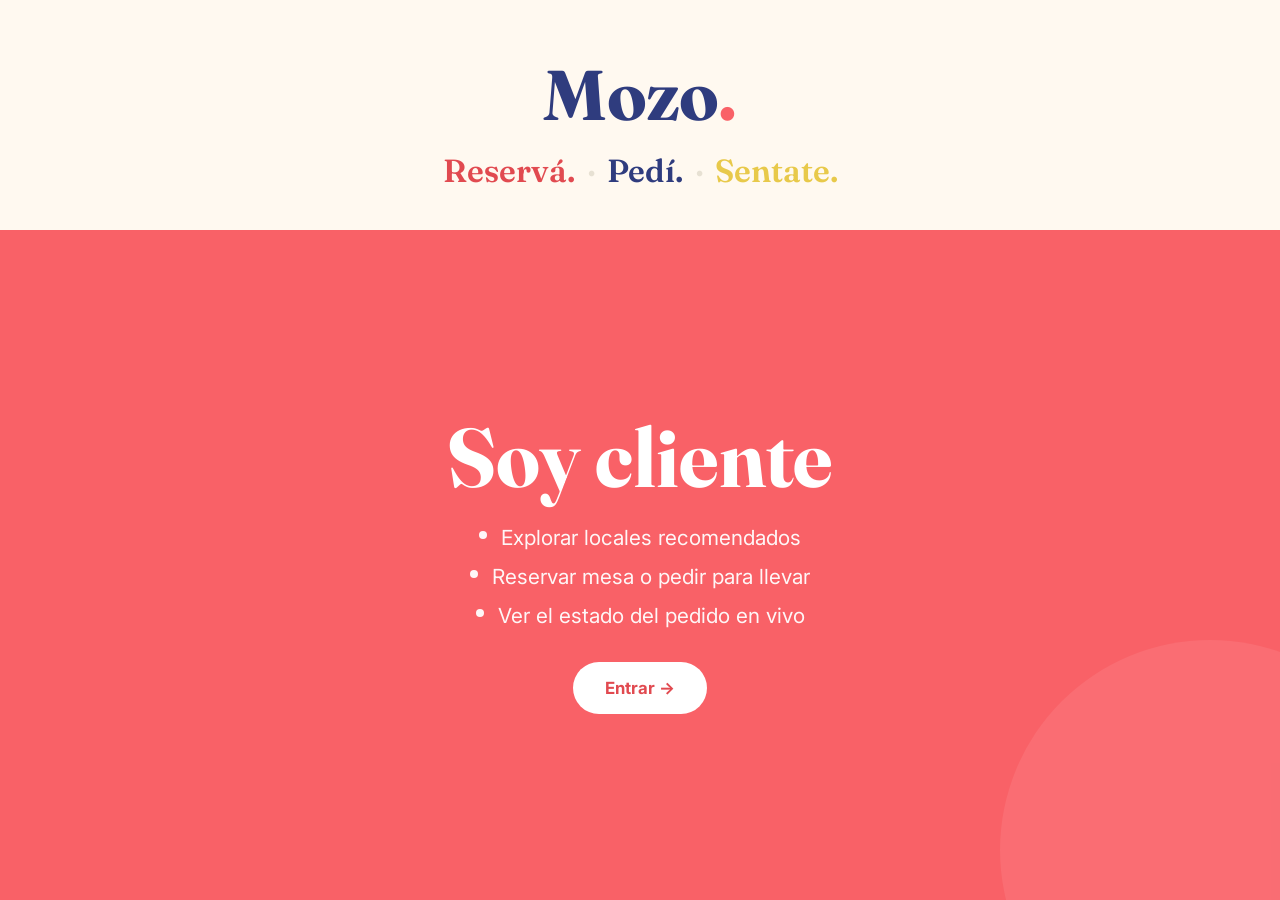
<file: Mozo Vers. 3/mozo-app/index.html>
<!DOCTYPE html>
<html lang="es">
<head>
<meta charset="UTF-8">
<meta name="viewport" content="width=device-width, initial-scale=1.0">
<title>Mozo — Reservá, pedí y sentate a comer</title>
<link rel="stylesheet" href="css/style.css">
<style>
  .hero {
    min-height: 100vh;
    display: flex;
    flex-direction: column;
  }
  .hero-top {
    padding: 56px 24px 40px;
    text-align: center;
  }
  .hero-top h1 {
    font-size: clamp(2.6rem, 7vw, 4.4rem);
    color: var(--navy);
    margin: 0 0 14px;
    letter-spacing: -0.01em;
  }
  .hero-top h1 span { color: var(--coral); }
  .brand-message {
    max-width: 620px;
    margin: 18px auto 0;
  }
  .brand-message-line {
    display: flex;
    justify-content: center;
    align-items: baseline;
    gap: 12px;
    flex-wrap: wrap;
    font-family: var(--font-display);
    font-size: clamp(1.35rem, 3vw, 2rem);
    font-weight: 600;
    color: var(--navy);
  }
  .brand-message-line span:nth-child(1) { color: var(--coral-dark); }
  .brand-message-line span:nth-child(2) { color: var(--navy); }
  .brand-message-line span:nth-child(3) { color: var(--gold-dark); }
  .brand-message-line span:not(:last-child)::after {
    content: "·";
    margin-left: 12px;
    color: var(--line);
  }
  .role-split {
    flex: 1;
    display: grid;
    grid-template-columns: 1fr;
    min-height: 420px;
  }
  .role-panel {
    position: relative;
    display: flex;
    flex-direction: column;
    align-items: center;
    justify-content: center;
    text-align: center;
    padding: 72px 48px;
    overflow: hidden;
  }
  .role-panel.client { background: var(--coral); color: var(--white); }
  .role-panel::after {
    content: '';
    position: absolute;
    width: 420px; height: 420px;
    border-radius: 50%;
    background: rgba(255,255,255,0.08);
    right: -140px; bottom: -160px;
  }
  .role-panel .role-eyebrow {
    font-family: var(--font-mono);
    font-size: 0.8rem;
    letter-spacing: 0.14em;
    text-transform: uppercase;
    opacity: 0.85;
    margin-bottom: 12px;
  }
  .role-panel h2 {
    font-size: clamp(3.2rem, 7vw, 5.2rem);
    margin-bottom: 24px;
    line-height: 1;
  }
  .role-panel p {
    max-width: 420px;
    opacity: 0.92;
    margin-bottom: 32px;
    font-size: 1.05rem;
  }
  .role-panel .role-cta {
    display: inline-flex;
    align-items: center;
    gap: 10px;
    background: var(--white);
    padding: 16px 32px;
    border-radius: 999px;
    font-weight: 700;
    font-size: 1.05rem;
    position: relative;
    z-index: 2;
  }
  .role-panel.client .role-cta { color: var(--coral-dark); }
  .role-panel .role-cta:hover { transform: translateX(3px); }
  .role-panel ul {
    list-style: none;
    padding: 0;
    margin: 0 0 32px;
    display: flex;
    flex-direction: column;
    align-items: center;
    gap: 10px;
    position: relative;
    z-index: 2;
  }
  .role-panel li {
    font-size: clamp(1.08rem, 2vw, 1.3rem);
    opacity: 0.95;
    padding-left: 22px;
    position: relative;
    line-height: 1.4;
  }
  .role-panel li::before {
    content: '';
    position: absolute;
    left: 0; top: 8px;
    width: 8px; height: 8px;
    border-radius: 50%;
    background: currentColor;
  }
  .foot-note {
    text-align: center;
    padding: 22px;
    color: var(--ink-soft);
    font-size: 0.82rem;
  }

  @media (max-width: 780px) {
    .role-panel { padding: 48px 28px; }
  }
</style>
</head>
<body>

<div class="hero">
  <div class="hero-top">
    <h1>Mozo<span>.</span></h1>

    <div class="brand-message" aria-label="Presentación de Mozo">
      <div class="brand-message-line">
        <span>Reservá.</span>
        <span>Pedí.</span>
        <span>Sentate.</span>
      </div>
    </div>
  </div>

  <div class="role-split">
    <a href="cliente.html" class="role-panel client">
      <h2>Soy cliente</h2>
      <ul>
        <li>Explorar locales recomendados</li>
        <li>Reservar mesa o pedir para llevar</li>
        <li>Ver el estado del pedido en vivo</li>
      </ul>
      <span class="role-cta">Entrar →</span>
    </a>
  </div>
</div>

<script src="js/main.js"></script>
</body>
</html>
</file>
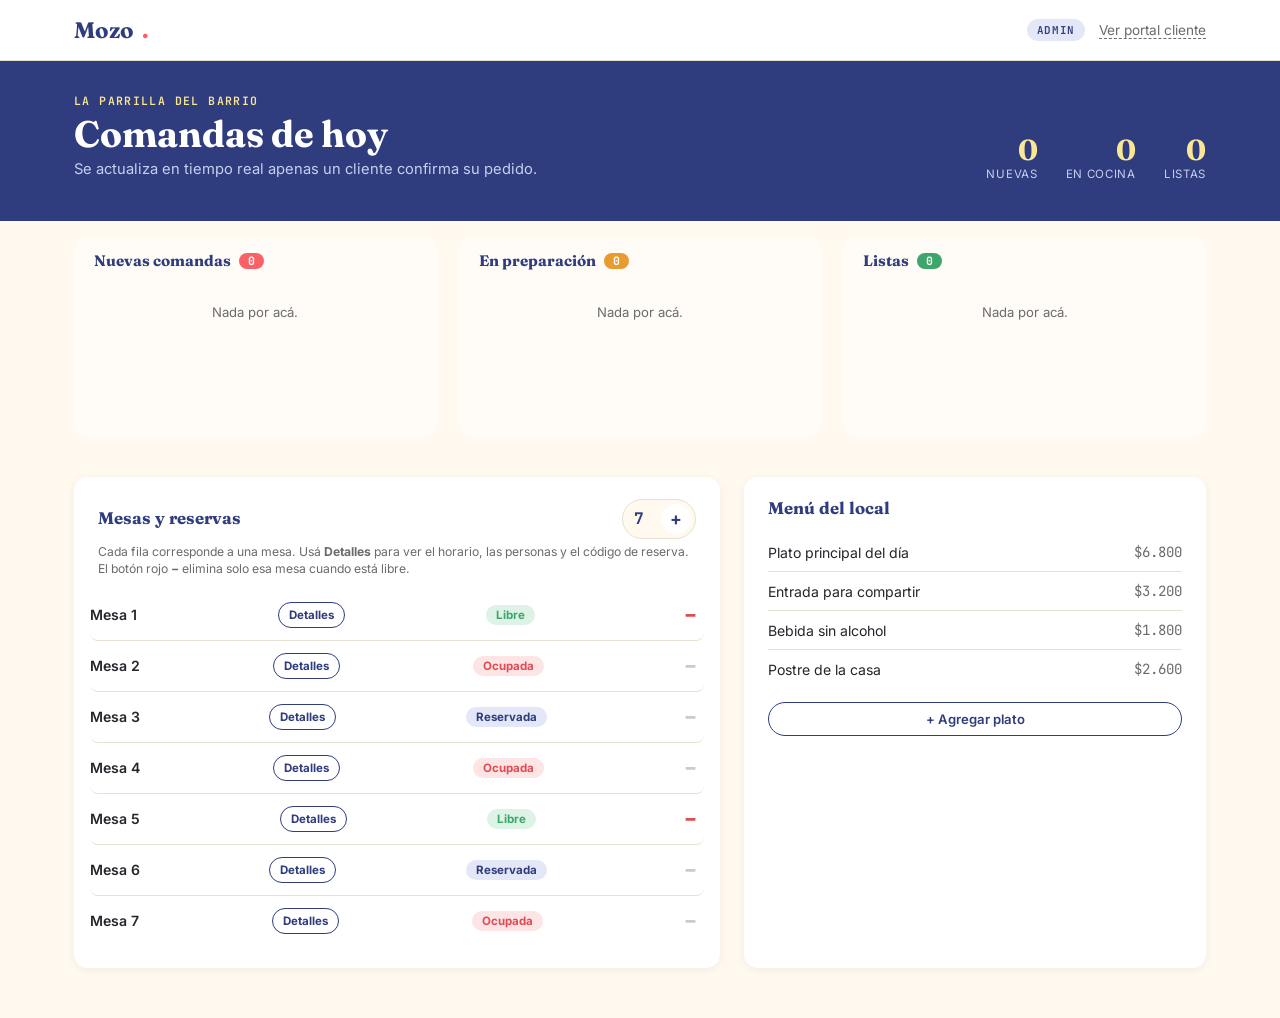
<file: Mozo Vers. 3/mozo-app/admin.html>
<!DOCTYPE html>
<html lang="es">
<head>
<meta charset="UTF-8">
<meta name="viewport" content="width=device-width, initial-scale=1.0">
<title>Mozo — Panel Admin</title>
<link rel="stylesheet" href="css/style.css">
<style>
  body { background: var(--cream); }
  .page-hero {
    background: var(--navy);
    color: var(--white);
    padding: 32px 0 40px;
  }
  .page-hero .eyebrow { color: var(--gold); }
  .page-hero-row {
    display: flex;
    align-items: flex-end;
    justify-content: space-between;
    flex-wrap: wrap;
    gap: 18px;
  }
  .page-hero h1 { font-size: clamp(1.7rem, 3.6vw, 2.3rem); margin: 6px 0 4px; }
  .page-hero p { color: #C7CFEF; font-size: 0.92rem; }
  .stat-row { display: flex; gap: 28px; }
  .stat { text-align: right; }
  .stat .num { font-family: var(--font-display); font-size: 1.8rem; font-weight: 700; color: var(--gold); }
  .stat .lbl { font-size: 0.72rem; color: #C7CFEF; text-transform: uppercase; letter-spacing: 0.06em; }

  .board {
    display: grid;
    grid-template-columns: repeat(3, 1fr);
    gap: 22px;
    margin: -14px 0 40px;
  }
  .board-col {
    background: rgba(255,255,255,0.5);
    border-radius: var(--radius-md);
    padding: 16px;
    min-height: 200px;
  }
  .board-col h3 {
    font-size: 0.95rem;
    color: var(--navy);
    display: flex;
    align-items: center;
    gap: 8px;
    margin-bottom: 14px;
    padding: 0 4px;
  }
  .board-col h3 .count {
    background: var(--navy);
    color: var(--white);
    font-size: 0.72rem;
    padding: 2px 9px;
    border-radius: 999px;
    font-family: var(--font-mono);
  }
  .board-col.new h3 .count { background: var(--coral); }
  .board-col.prep h3 .count { background: var(--warn); }
  .board-col.ready h3 .count { background: var(--success); }

  .order-ticket {
    padding: 16px 18px 14px;
    margin-bottom: 14px;
  }
  .order-ticket-head {
    display: flex;
    justify-content: space-between;
    align-items: flex-start;
    margin-bottom: 10px;
  }
  .order-num { font-family: var(--font-mono); font-weight: 700; color: var(--navy); font-size: 0.95rem; }
  .order-time { font-family: var(--font-mono); font-size: 0.72rem; color: var(--ink-soft); }
  .order-items { list-style: none; padding: 0; margin: 10px 0; }
  .order-items li {
    display: flex; justify-content: space-between;
    font-size: 0.85rem; padding: 3px 0; color: var(--ink);
  }
  .order-items li .qty { font-family: var(--font-mono); font-weight: 700; color: var(--coral-dark); margin-right: 6px; }
  .order-ticket-foot { display: flex; align-items: center; justify-content: space-between; margin-top: 12px; }
  .order-ticket .btn { width: 100%; margin-top: 10px; }

  .side-grid {
    display: grid;
    grid-template-columns: 1.4fr 1fr;
    gap: 24px;
    margin-bottom: 50px;
  }
  .panel-card {
    background: var(--white);
    border-radius: var(--radius-md);
    padding: 22px 24px;
    box-shadow: var(--shadow-sm);
  }
  .panel-card h3 { font-size: 1.05rem; color: var(--navy); margin-bottom: 16px; }

  .table-row {
    display: flex; align-items: center; justify-content: space-between;
    padding: 11px 0; border-bottom: 1px solid var(--line);
    font-size: 0.88rem;
  }
  .table-row:last-child { border-bottom: none; }
  .table-name { font-weight: 600; }
  .table-status {
    font-size: 0.72rem; font-weight: 700; padding: 3px 10px; border-radius: 999px;
  }
  .table-status.free { background: #DCF3E6; color: var(--success); }
  .table-status.reserved { background: #E4E7F7; color: var(--navy); }
  .table-status.occupied { background: #FDE4E5; color: var(--coral-dark); }

  .menu-edit-row {
    display: flex; align-items: center; justify-content: space-between;
    padding: 10px 0; border-bottom: 1px solid var(--line); font-size: 0.88rem;
  }
  .menu-edit-row:last-child { border-bottom: none; }
  .menu-edit-row .price { font-family: var(--font-mono); color: var(--ink-soft); }

  .price-input-wrap {
    display: flex;
    align-items: center;
    border-radius: var(--radius-sm);
    border: 1.5px solid var(--line);
    background: var(--cream);
    overflow: hidden;
  }
  .price-input-wrap:focus-within { border-color: var(--navy); }
  .price-input-wrap .price-prefix {
    padding: 0 2px 0 14px;
    font-family: var(--font-mono);
    font-weight: 700;
    color: var(--ink-soft);
  }
  .price-input-wrap input {
    border: none;
    background: transparent;
    padding: 11px 14px 11px 4px;
    flex: 1;
    font-family: var(--font-body);
    font-size: 0.95rem;
    width: 100%;
  }
  .price-input-wrap input:focus { outline: none; }
  .field-error {
    display: none;
    color: var(--coral-dark);
    font-size: 0.78rem;
    margin: 6px 0 0;
  }

  .panel-card-head {
    display: flex;
    align-items: center;
    justify-content: space-between;
    gap: 14px;
    margin-bottom: 4px;
  }
  .panel-card-head h3 { margin-bottom: 0; }
  .panel-hint {
    color: var(--ink-soft);
    font-size: 0.76rem;
    line-height: 1.45;
    margin-bottom: 12px;
  }
  .table-manager {
    display: inline-flex;
    align-items: center;
    gap: 10px;
    padding: 4px;
    border: 1.5px solid var(--line);
    border-radius: 999px;
    background: var(--cream);
  }
  .table-manager > span {
    min-width: 24px;
    text-align: center;
    font-family: var(--font-mono);
    font-weight: 700;
    color: var(--navy);
  }
  .table-manager-btn {
    width: 30px;
    height: 30px;
    border: none;
    border-radius: 50%;
    background: var(--white);
    color: var(--navy);
    font-size: 1.1rem;
    font-weight: 700;
    line-height: 1;
  }
  .table-manager-btn:hover { background: var(--navy); color: var(--white); }
  .table-manager-btn:disabled { opacity: 0.4; cursor: not-allowed; background: var(--white); color: var(--ink-soft); }

  @media (max-width: 980px) {
    .board { grid-template-columns: 1fr; }
    .side-grid { grid-template-columns: 1fr; }
  }
</style>
</head>
<body>

<nav class="topnav">
  <div class="topnav-inner">
    <a href="index.html" class="brand">Mozo<span class="dot">.</span></a>
    <div class="nav-right">
      <span class="role-badge admin">Admin</span>
      <a href="cliente.html" class="switch-role">Ver portal cliente</a>
    </div>
  </div>
</nav>

<header class="page-hero">
  <div class="container">
    <div class="page-hero-row">
      <div>
        <div class="eyebrow">LA PARRILLA DEL BARRIO</div>
        <h1>Comandas de hoy</h1>
        <p>Se actualiza en tiempo real apenas un cliente confirma su pedido.</p>
      </div>
      <div class="stat-row">
        <div class="stat"><div class="num" id="statNew">0</div><div class="lbl">Nuevas</div></div>
        <div class="stat"><div class="num" id="statPrep">0</div><div class="lbl">En cocina</div></div>
        <div class="stat"><div class="num" id="statReady">0</div><div class="lbl">Listas</div></div>
      </div>
    </div>
  </div>
</header>

<main class="container" style="padding-top: 30px;">

  <div class="board" id="board">
    <div class="board-col new">
      <h3>Nuevas comandas <span class="count" id="countNew">0</span></h3>
      <div id="colNew"></div>
    </div>
    <div class="board-col prep">
      <h3>En preparación <span class="count" id="countPrep">0</span></h3>
      <div id="colPrep"></div>
    </div>
    <div class="board-col ready">
      <h3>Listas <span class="count" id="countReady">0</span></h3>
      <div id="colReady"></div>
    </div>
  </div>

  <div class="side-grid">
    <div class="panel-card">
      <div class="panel-card-head">
        <h3>Mesas y reservas</h3>
        <div class="table-manager" aria-label="Cantidad de mesas">
          <span id="tableCount">7</span>
          <button type="button" class="table-manager-btn" id="addTableBtn" aria-label="Aumentar cantidad de mesas">+</button>
        </div>
      </div>
      <p class="panel-hint">Cada fila corresponde a una mesa. Usá <strong>Detalles</strong> para ver el horario, las personas y el código de reserva. El botón rojo <strong>−</strong> elimina solo esa mesa cuando está libre.</p>
      <div id="tableList"></div>
    </div>
    <div class="panel-card">
      <h3>Menú del local</h3>
      <div id="menuEditList"></div>
      <button class="btn btn-ghost btn-sm btn-block" id="openAddDishBtn" style="margin-top: 14px;">+ Agregar plato</button>
    </div>
  </div>
</main>

<!-- Modal: detalle de mesa -->
<div class="modal-overlay" id="tableDetailModal">
  <div class="modal" style="max-width: 400px;">
    <button class="modal-close" id="tableDetailClose">✕</button>
    <div class="eyebrow" style="color: var(--navy);">DETALLE DE MESA</div>
    <h3 id="tableDetailTitle" style="color: var(--navy); font-size: 1.5rem; margin: 6px 0 18px;">Mesa</h3>
    <div style="display:grid; gap: 10px;">
      <div class="table-detail-row"><span>Estado</span><strong id="tableDetailStatus">-</strong></div>
      <div class="table-detail-row"><span>Horario de llegada</span><strong id="tableDetailTime">-</strong></div>
      <div class="table-detail-row"><span>Personas</span><strong id="tableDetailGuests">-</strong></div>
      <div class="table-detail-row"><span>Código de reserva</span><strong id="tableDetailCode" class="detail-code">-</strong></div>
    </div>
  </div>
</div>

<!-- Modal: agregar plato -->
<div class="modal-overlay" id="addDishModal">
  <div class="modal" style="max-width: 400px;">
    <button class="modal-close" id="addDishClose">✕</button>
    <div class="eyebrow" style="color: var(--navy);">NUEVO PLATO</div>
    <h3 style="color: var(--navy); font-size: 1.3rem; margin: 6px 0 20px;">Agregar plato al menú</h3>

    <div class="field">
      <label for="dishNameInput">Nombre del plato</label>
      <input type="text" id="dishNameInput" placeholder="Ej: Milanesa napolitana" autocomplete="off">
      <p class="field-error" id="dishNameError">Ingresá un nombre válido (solo letras).</p>
    </div>

    <div class="field">
      <label for="dishPriceInput">Precio</label>
      <div class="price-input-wrap">
        <span class="price-prefix">$</span>
        <input type="text" id="dishPriceInput" placeholder="0" inputmode="numeric" autocomplete="off">
      </div>
      <p class="field-error" id="dishPriceError">Ingresá un precio válido (solo números).</p>
    </div>

    <button class="btn btn-navy btn-block" id="addDishSubmit">Agregar plato</button>
  </div>
</div>

<div class="toast" id="toast">Comanda actualizada ✓</div>

<script src="js/main.js"></script>
</body>
</html>
</file>
<file: Mozo Vers. 3/mozo-app/css/style.css>
/* ===========================================================
   MOZO — Design tokens
   =========================================================== */
@import url('https://fonts.googleapis.com/css2?family=Fraunces:opsz,wght@9..144,400;9..144,600;9..144,700&family=Inter:wght@400;500;600;700&family=JetBrains+Mono:wght@500;600&display=swap');

:root {
  --navy: #2F3C7E;
  --navy-dark: #232C5E;
  --navy-soft: #3A4695;
  --coral: #F96167;
  --coral-dark: #E14A50;
  --gold: #F9E795;
  --gold-dark: #E8C94A;
  --cream: #FFF9F0;
  --ink: #23262B;
  --ink-soft: #6B6B6B;
  --white: #FFFFFF;
  --success: #3FA66B;
  --warn: #E89B2E;
  --line: #E7E1D3;

  --font-display: 'Fraunces', Georgia, serif;
  --font-body: 'Inter', -apple-system, sans-serif;
  --font-mono: 'JetBrains Mono', monospace;

  --radius-sm: 8px;
  --radius-md: 14px;
  --radius-lg: 22px;
  --shadow-sm: 0 2px 10px rgba(35,38,43,0.06);
  --shadow-md: 0 10px 30px rgba(35,38,43,0.10);
}

* { box-sizing: border-box; }
html { scroll-behavior: smooth; }
body {
  margin: 0;
  font-family: var(--font-body);
  color: var(--ink);
  background: var(--cream);
  -webkit-font-smoothing: antialiased;
}
h1, h2, h3, h4 { font-family: var(--font-display); margin: 0; line-height: 1.1; }
p { margin: 0; line-height: 1.5; }
a { text-decoration: none; color: inherit; }
button { font-family: inherit; cursor: pointer; }
img { max-width: 100%; display: block; }
:focus-visible { outline: 3px solid var(--navy); outline-offset: 2px; }

@media (prefers-reduced-motion: reduce) {
  * { animation-duration: 0.001ms !important; transition-duration: 0.001ms !important; }
}

.container {
  max-width: 1180px;
  margin: 0 auto;
  padding: 0 24px;
}

/* ===========================================================
   Buttons
   =========================================================== */
.btn {
  display: inline-flex;
  align-items: center;
  justify-content: center;
  gap: 8px;
  padding: 13px 24px;
  border-radius: 999px;
  border: none;
  font-family: var(--font-body);
  font-weight: 600;
  font-size: 0.95rem;
  transition: transform 0.15s ease, box-shadow 0.15s ease, background 0.15s ease;
  white-space: nowrap;
}
.btn:hover { transform: translateY(-1px); }
.btn:active { transform: translateY(0); }
.btn-coral { background: var(--coral); color: var(--white); }
.btn-coral:hover { background: var(--coral-dark); box-shadow: 0 8px 20px rgba(249,97,103,0.35); }
.btn-navy { background: var(--navy); color: var(--white); }
.btn-navy:hover { background: var(--navy-dark); box-shadow: 0 8px 20px rgba(47,60,126,0.35); }
.btn-ghost { background: transparent; color: var(--navy); border: 1.5px solid var(--navy); }
.btn-ghost:hover { background: var(--navy); color: var(--white); }
.btn-ghost-light { background: transparent; color: var(--white); border: 1.5px solid rgba(255,255,255,0.5); }
.btn-ghost-light:hover { background: rgba(255,255,255,0.15); border-color: var(--white); }
.btn-sm { padding: 8px 16px; font-size: 0.82rem; }
.btn-block { width: 100%; }
.btn:disabled { opacity: 0.45; cursor: not-allowed; transform: none !important; }

/* ===========================================================
   Top nav (shared)
   =========================================================== */
.topnav {
  position: sticky;
  top: 0;
  z-index: 50;
  background: var(--white);
  border-bottom: 1px solid var(--line);
}
.topnav-inner {
  display: flex;
  align-items: center;
  justify-content: space-between;
  padding: 16px 24px;
  max-width: 1180px;
  margin: 0 auto;
}
.nav-left { display: flex; align-items: center; gap: 12px; }
.brand {
  display: flex;
  align-items: baseline;
  gap: 8px;
  font-family: var(--font-display);
  font-weight: 700;
  font-size: 1.4rem;
  color: var(--navy);
}
.brand .dot { color: var(--coral); }

/* ===========================================================
   Ícono de perfil (arriba a la izquierda)
   =========================================================== */
.profile-menu { position: relative; }
.profile-btn {
  width: 34px;
  height: 34px;
  border-radius: 50%;
  border: 1px solid var(--line);
  background: var(--cream);
  color: var(--navy);
  font-size: 1.05rem;
  line-height: 1;
  display: flex;
  align-items: center;
  justify-content: center;
}
.profile-btn:hover, .profile-btn.active { background: var(--line); }
.profile-dropdown {
  position: absolute;
  top: calc(100% + 8px);
  left: 0;
  min-width: 240px;
  background: var(--white);
  border: 1px solid var(--line);
  border-radius: var(--radius-md);
  box-shadow: var(--shadow-md);
  padding: 14px;
  display: none;
  z-index: 60;
}
.profile-dropdown.open { display: block; }
.profile-dropdown-head {
  display: flex;
  align-items: center;
  justify-content: space-between;
  margin-bottom: 10px;
}
.profile-dropdown-header {
  font-family: var(--font-mono);
  font-size: 0.68rem;
  letter-spacing: 0.1em;
  text-transform: uppercase;
  color: var(--ink-soft);
  font-weight: 600;
}
.profile-edit-btn {
  width: 26px;
  height: 26px;
  border-radius: 50%;
  border: none;
  background: transparent;
  color: var(--ink-soft);
  font-size: 0.9rem;
  display: flex;
  align-items: center;
  justify-content: center;
  padding: 0;
}
.profile-edit-btn:hover { background: var(--cream); color: var(--navy); }
.profile-dropdown-row {
  display: flex;
  flex-direction: column;
  gap: 2px;
  padding: 8px 0;
  border-bottom: 1px solid var(--line);
}
.profile-dropdown-row:last-of-type { border-bottom: none; }
.profile-dropdown-row span { font-size: 0.72rem; color: var(--ink-soft); font-weight: 600; }
.profile-dropdown-row strong { font-size: 0.9rem; color: var(--navy); }
.profile-empty { font-size: 0.85rem; color: var(--ink-soft); margin-bottom: 12px; }
.role-badge {
  font-family: var(--font-mono);
  font-size: 0.68rem;
  letter-spacing: 0.06em;
  text-transform: uppercase;
  padding: 4px 10px;
  border-radius: 999px;
  font-weight: 600;
}
.role-badge.cliente { background: #FDE4E5; color: var(--coral-dark); }
.role-badge.admin { background: #E4E7F7; color: var(--navy); }
.nav-right { display: flex; align-items: center; gap: 14px; }
.switch-role {
  font-size: 0.85rem;
  color: var(--ink-soft);
  border-bottom: 1px dashed var(--ink-soft);
}
.switch-role:hover { color: var(--navy); }

.nav-menu { position: relative; }
.nav-menu-btn {
  width: 34px;
  height: 34px;
  border-radius: 50%;
  border: none;
  background: transparent;
  color: var(--ink-soft);
  font-size: 1.25rem;
  font-weight: 700;
  line-height: 1;
  display: flex;
  align-items: center;
  justify-content: center;
}
.nav-menu-btn:hover { background: var(--cream); color: var(--navy); }
.nav-menu-btn.active { background: var(--cream); color: var(--navy); }
.nav-menu-dropdown {
  position: absolute;
  top: calc(100% + 8px);
  right: 0;
  min-width: 200px;
  background: var(--white);
  border: 1px solid var(--line);
  border-radius: var(--radius-md);
  box-shadow: var(--shadow-md);
  padding: 6px;
  display: none;
  z-index: 60;
}
.nav-menu-dropdown.open { display: block; }
.nav-menu-dropdown a {
  display: flex;
  align-items: center;
  gap: 10px;
  padding: 10px 12px;
  border-radius: var(--radius-sm);
  font-size: 0.88rem;
  font-weight: 600;
  color: var(--ink);
}
.nav-menu-dropdown a:hover { background: var(--cream); color: var(--navy); }

/* ===========================================================
   Ticket motif — signature element (dashed “order slip” look)
   =========================================================== */
.ticket {
  position: relative;
  background: var(--white);
  border-radius: var(--radius-md);
  box-shadow: var(--shadow-sm);
  overflow: hidden;
}
.ticket::before {
  content: '';
  position: absolute;
  left: 0; right: 0; top: 0;
  height: 6px;
  background-image: radial-gradient(circle at 10px 0, transparent 6px, var(--cream) 6.5px);
  background-size: 20px 12px;
  background-repeat: repeat-x;
}
.ticket-tear {
  border-top: 2px dashed var(--line);
  margin: 14px 0;
}

/* ===========================================================
   Small helpers
   =========================================================== */
.eyebrow {
  font-family: var(--font-mono);
  font-size: 0.72rem;
  letter-spacing: 0.12em;
  text-transform: uppercase;
  font-weight: 600;
}
.tag {
  display: inline-flex;
  align-items: center;
  gap: 5px;
  font-size: 0.72rem;
  font-weight: 600;
  padding: 4px 10px;
  border-radius: 999px;
}
.tag-dine { background: #E4E7F7; color: var(--navy); }
.tag-takeout { background: #FCEFC2; color: #8A6A00; }
.tag-new { background: #FDE4E5; color: var(--coral-dark); }
.tag-prep { background: #FCEFC2; color: #8A6A00; }
.tag-ready { background: #DCF3E6; color: var(--success); }

.toast {
  position: fixed;
  bottom: 24px;
  left: 50%;
  transform: translateX(-50%) translateY(20px);
  background: var(--navy);
  color: var(--white);
  padding: 14px 22px;
  border-radius: 999px;
  font-size: 0.9rem;
  font-weight: 500;
  box-shadow: var(--shadow-md);
  opacity: 0;
  pointer-events: none;
  transition: opacity 0.25s ease, transform 0.25s ease;
  z-index: 200;
}
.toast.show { opacity: 1; transform: translateX(-50%) translateY(0); }

/* ===========================================================
   Modal
   =========================================================== */
.modal-overlay {
  position: fixed;
  inset: 0;
  background: rgba(35,38,43,0.55);
  display: none;
  align-items: center;
  justify-content: center;
  padding: 20px;
  z-index: 100;
}
.modal-overlay.open { display: flex; }
.modal {
  background: var(--white);
  border-radius: var(--radius-lg);
  max-width: 480px;
  width: 100%;
  max-height: 88vh;
  overflow-y: auto;
  padding: 28px;
  position: relative;
  box-shadow: var(--shadow-md);
}
.modal-close {
  position: absolute;
  top: 18px; right: 18px;
  width: 32px; height: 32px;
  border-radius: 50%;
  border: none;
  background: var(--cream);
  color: var(--ink);
  font-size: 1.1rem;
  display: flex; align-items: center; justify-content: center;
}
.modal-close:hover { background: var(--line); }

.field { margin-bottom: 16px; }
.field label {
  display: block;
  font-size: 0.8rem;
  font-weight: 600;
  color: var(--ink-soft);
  margin-bottom: 6px;
}
.field input, .field select {
  width: 100%;
  padding: 11px 14px;
  border-radius: var(--radius-sm);
  border: 1.5px solid var(--line);
  font-family: var(--font-body);
  font-size: 0.95rem;
  background: var(--cream);
}
.field input:focus, .field select:focus { border-color: var(--navy); outline: none; }

.toggle-group {
  display: flex;
  background: var(--cream);
  border-radius: 999px;
  padding: 4px;
  border: 1.5px solid var(--line);
}
.toggle-group button {
  flex: 1;
  padding: 10px 12px;
  border: none;
  background: transparent;
  border-radius: 999px;
  font-weight: 600;
  font-size: 0.85rem;
  color: var(--ink-soft);
  transition: all 0.15s ease;
}
.toggle-group button.active { background: var(--navy); color: var(--white); }

@media (max-width: 640px) {
  .container { padding: 0 18px; }
  .topnav-inner { padding: 14px 18px; }
}

/* ===========================================================
   Apartado de filtros (plegable)
   =========================================================== */
.filters-panel {
  margin: -28px 0 30px;
}
.filters-header {
  display: inline-flex;
  align-items: center;
  gap: 10px;
  background: transparent;
  border: none;
  padding: 8px 4px;
  margin-bottom: 10px;
}
.filters-hamburger {
  display: flex;
  flex-direction: column;
  justify-content: center;
  gap: 4px;
  width: 20px;
}
.filters-hamburger span {
  display: block;
  height: 2.5px;
  width: 100%;
  background: var(--success);
  border-radius: 2px;
  transition: transform 0.2s ease, opacity 0.2s ease;
}
.filters-header[aria-expanded="true"] .filters-hamburger span:nth-child(1) { transform: translateY(6.5px) rotate(45deg); }
.filters-header[aria-expanded="true"] .filters-hamburger span:nth-child(2) { opacity: 0; }
.filters-header[aria-expanded="true"] .filters-hamburger span:nth-child(3) { transform: translateY(-6.5px) rotate(-45deg); }
.filters-label {
  font-weight: 700;
  font-size: 0.95rem;
  color: var(--success);
}
.filters {
  display: flex;
  gap: 10px;
  flex-wrap: wrap;
  overflow: hidden;
  max-height: 200px;
  transition: max-height 0.25s ease, opacity 0.2s ease;
}
.filters.collapsed {
  max-height: 0;
  opacity: 0;
}


/* ===========================================================
   Reservas y detalle de mesas
   =========================================================== */
.table-row-clickable {
  cursor: pointer;
  border-radius: var(--radius-sm);
  padding: 10px 8px;
  margin: 0 -8px;
  transition: background 0.15s ease;
}
.table-row-clickable:hover,
.table-row-clickable:focus-visible {
  background: var(--cream);
}
.table-main-info {
  display: flex;
  align-items: center;
  gap: 10px;
  min-width: 0;
}
.table-delete-btn {
  border: 1px solid var(--line);
  background: var(--white);
  color: var(--coral-dark);
  border-radius: 999px;
  padding: 6px 12px;
  font-size: 0.72rem;
  font-weight: 700;
  cursor: pointer;
}
.table-delete-btn:hover:not(:disabled) {
  background: #FDE4E5;
  border-color: var(--coral);
}
.table-delete-btn:disabled {
  color: var(--ink-soft);
  opacity: 0.45;
  cursor: not-allowed;
}
.table-detail-row {
  display: flex;
  justify-content: space-between;
  align-items: center;
  gap: 20px;
  padding: 12px 0;
  border-bottom: 1px solid var(--line);
}
.table-detail-row:last-child { border-bottom: none; }
.table-detail-row span {
  color: var(--ink-soft);
  font-size: 0.84rem;
}
.table-detail-row strong {
  color: var(--navy);
  text-align: right;
}
.detail-code {
  font-family: var(--font-mono);
  letter-spacing: 0.08em;
}
.field-hint {
  color: var(--ink-soft);
  font-size: 0.75rem;
  margin-top: 6px;
}
.reservation-code {
  font-family: var(--font-mono);
  font-size: clamp(1.7rem, 6vw, 2.25rem);
  font-weight: 700;
  letter-spacing: 0.12em;
  color: var(--navy);
  background: var(--cream);
  border: 2px dashed var(--gold-dark);
  border-radius: var(--radius-md);
  padding: 18px 12px;
  margin: 8px 0 16px;
}
.reservation-summary {
  color: var(--ink-soft);
  font-size: 0.9rem;
  line-height: 1.6;
  margin-bottom: 18px;
}


/* Refinamientos: acceso al código y filas de mesas */
.reservation-access-btn {
  width: 34px; height: 34px; border: 1px solid var(--line); border-radius: 50%;
  background: var(--white); color: var(--navy); display: inline-flex; align-items: center;
  justify-content: center; cursor: pointer; font-size: 1rem; padding: 0;
}
.reservation-access-btn:hover { background: var(--cream); border-color: var(--navy); }
.table-row-clickable { display: grid; grid-template-columns: minmax(90px, 1fr) auto auto auto; align-items: center; gap: 10px; }
.table-details-btn { border: 1px solid var(--navy); background: transparent; color: var(--navy); border-radius: 999px; padding: 5px 10px; font-size: 0.72rem; font-weight: 700; cursor: pointer; }
.table-details-btn:hover { background: var(--navy); color: var(--white); }
.table-delete-btn { width: 28px; height: 28px; padding: 0; border: none; background: transparent; color: var(--coral-dark); border-radius: 50%; font-size: 1.2rem; font-weight: 800; line-height: 1; }
.table-delete-btn:hover:not(:disabled) { background: #FDE4E5; }
.table-delete-btn:disabled { color: var(--ink-soft); opacity: 0.35; }
@media (max-width: 520px) {
  .table-row-clickable { grid-template-columns: minmax(70px, 1fr) auto auto auto; gap: 6px; }
  .table-details-btn { padding: 5px 8px; }
}
</file>
